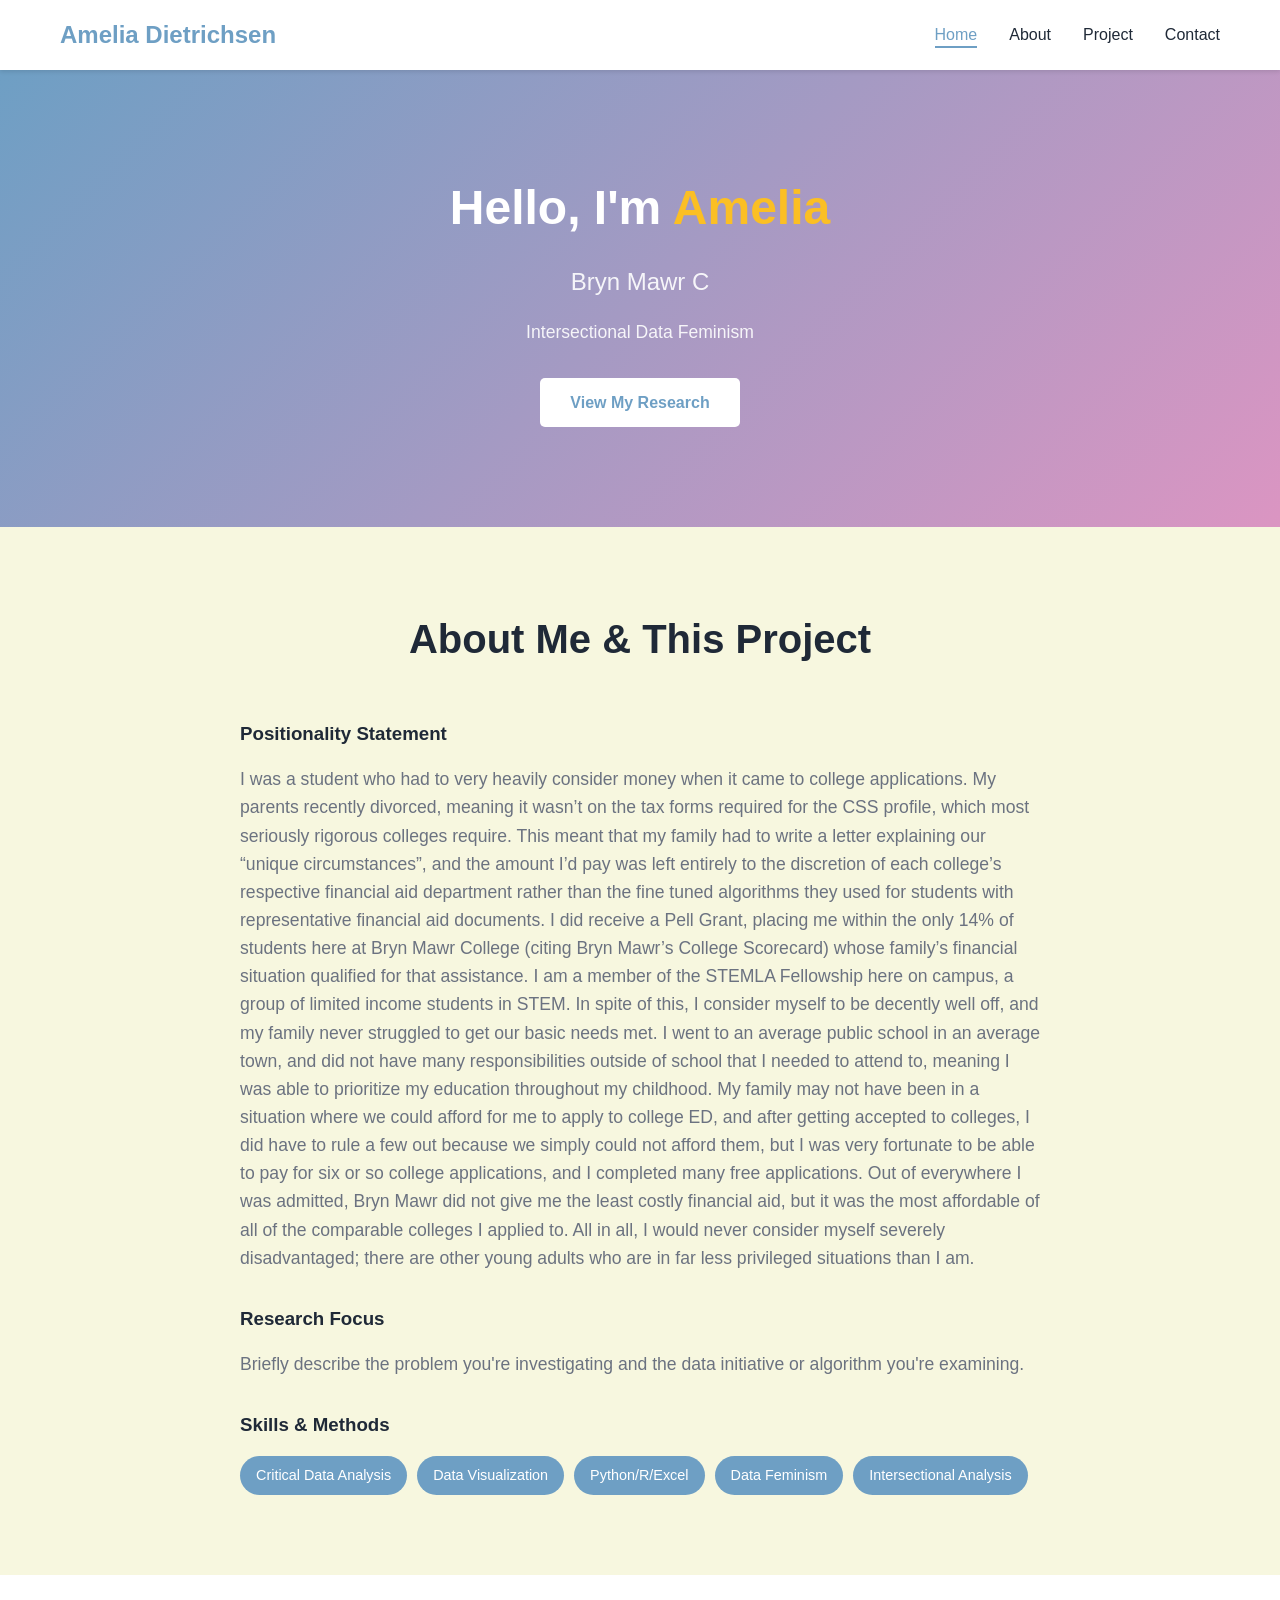
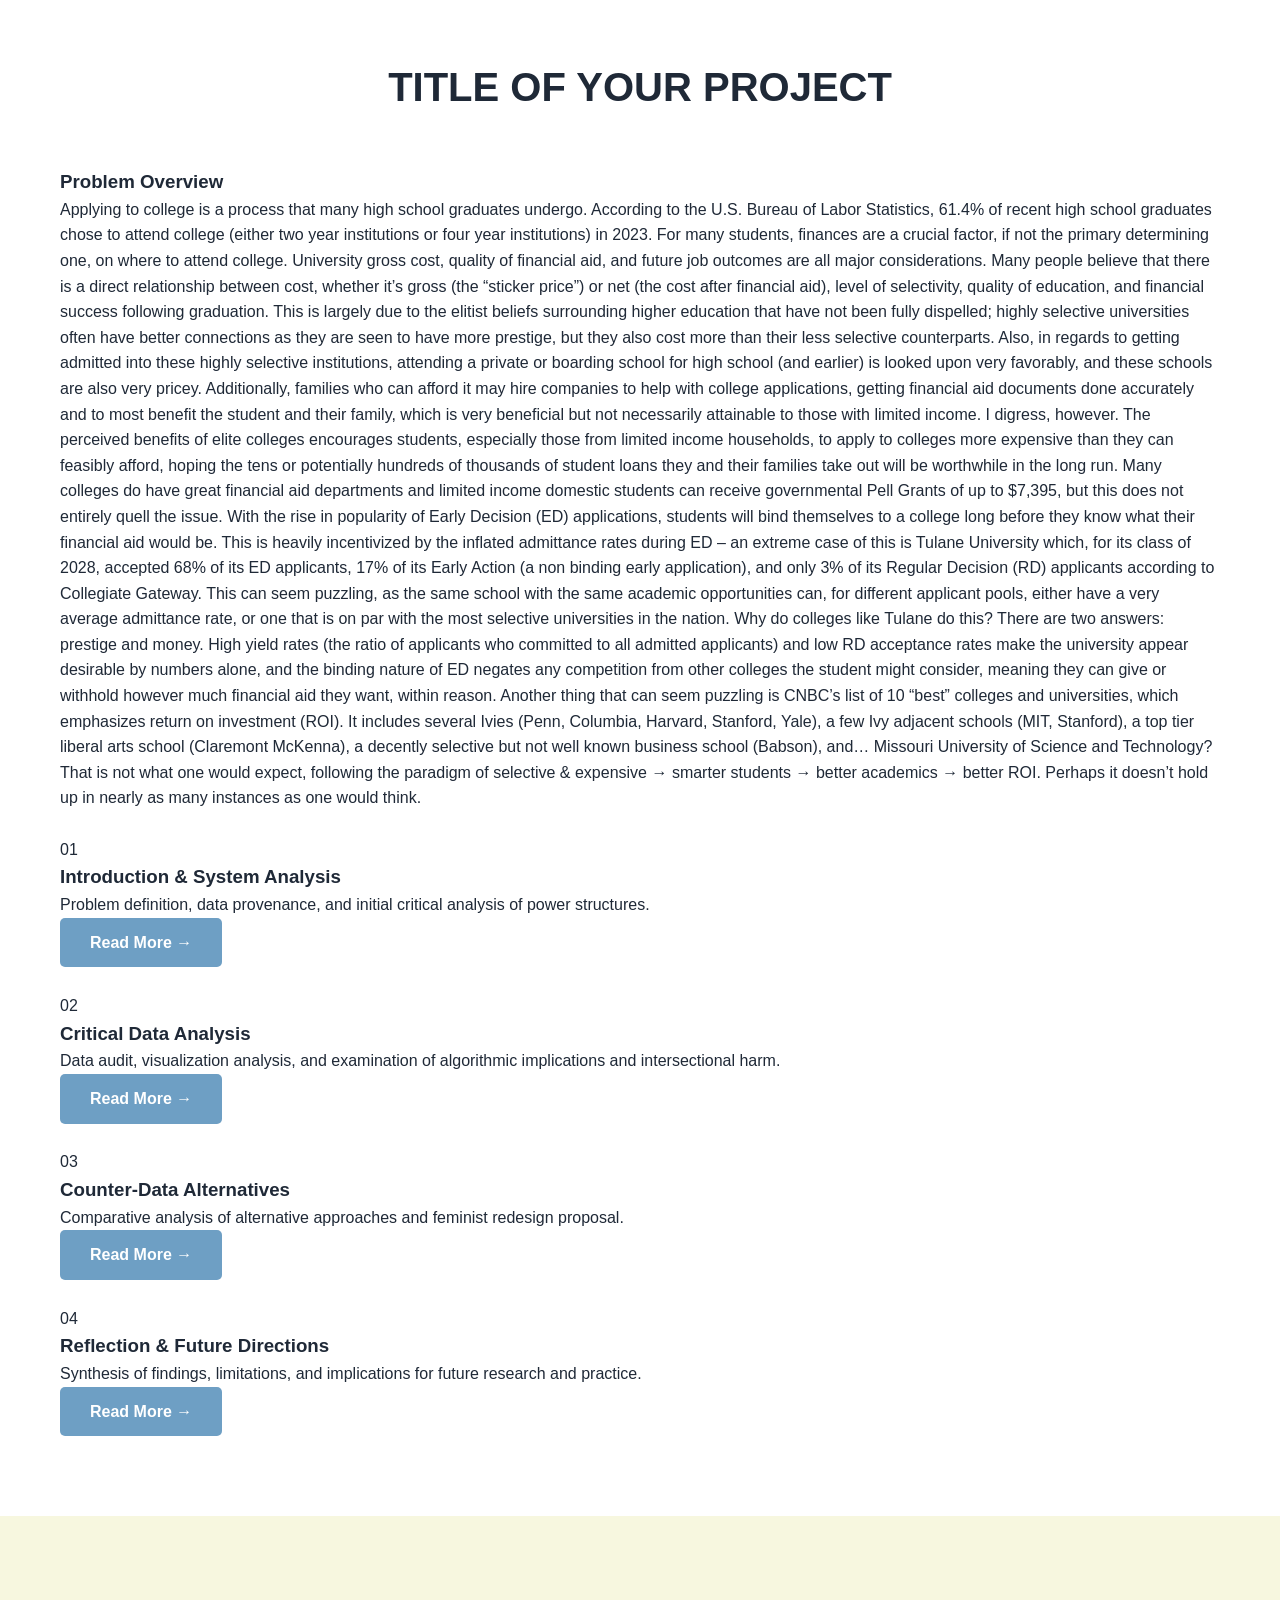
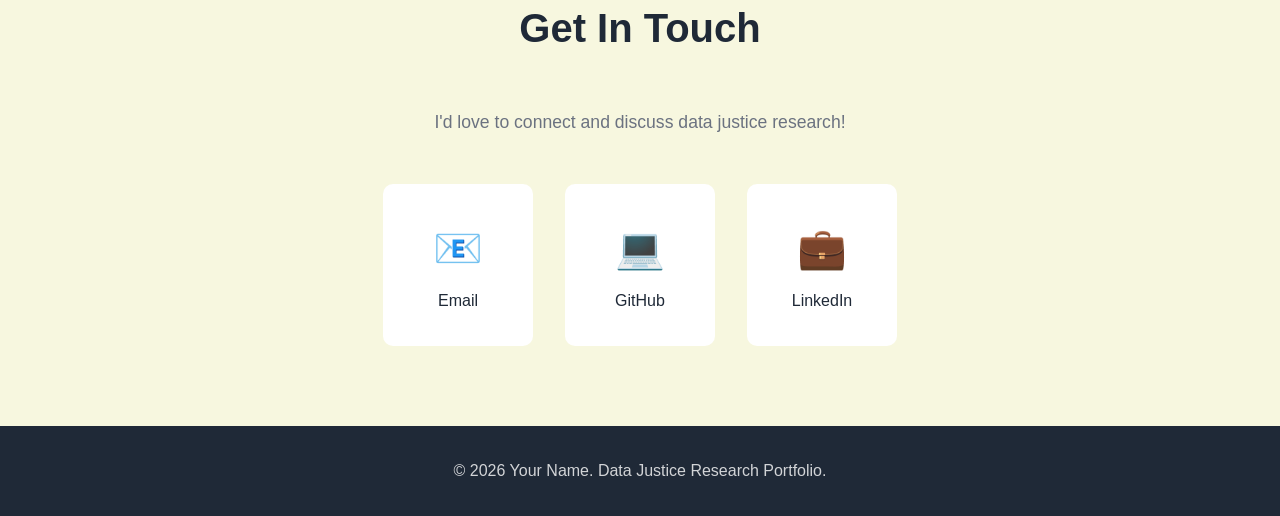
<file: index.html>
<!DOCTYPE html>
<html lang="en">
<head>
    <meta charset="UTF-8">
    <meta name="viewport" content="width=device-width, initial-scale=1.0">
    <title>Amelia Dietrichsen - Data Justice Portfolio</title>
    <link rel="stylesheet" href="style.css">
</head>
<body>
    <!-- Navigation -->
    <nav>
        <div class="container">
            <h1 class="logo">Amelia Dietrichsen</h1>
            <ul class="nav-links">
                <li><a href="#home">Home</a></li>
                <li><a href="#about">About</a></li>
                <li><a href="#project">Project</a></li>
                <li><a href="#contact">Contact</a></li>
            </ul>
        </div>
    </nav>

    <!-- Banner Section -->
    <section id="home" class="banner">
        <div class="container">
            <div class="banner-content">
                <h2>Hello, I'm <span class="highlight">Amelia</span></h2>
                <p class="subtitle">Bryn Mawr College Student | Class of 2029</p>
                <p class="description">Intersectional Data Feminism</p>
                <a href="#project" class="btn">View My Research</a>
            </div>
        </div>
    </section>

    <!-- About Section -->
    <section id="about" class="about">
        <div class="container">
            <h2 class="section-title">About Me & This Project</h2>
            <div class="about-content">
                <div class="about-text">
                    <h3>Positionality Statement</h3>
                    <p>I was a student who had to very heavily consider money when it came to college applications. My parents recently divorced, meaning it wasn’t on the tax forms required for the CSS profile, which most seriously rigorous colleges require. This meant that my family had to write a letter explaining our “unique circumstances”, and the amount I’d pay was left entirely to the discretion of each college’s respective financial aid department rather than the fine tuned algorithms they used for students with representative financial aid documents. I did receive a Pell Grant, placing me within the only 14% of students here at Bryn Mawr College (citing Bryn Mawr’s College Scorecard) whose family’s financial situation qualified for that assistance. I am a member of the STEMLA Fellowship here on campus, a group of limited income students in STEM. In spite of this, I consider myself to be decently well off, and my family  never struggled to get our basic needs met. I went to an average public school in an average town, and did not have many responsibilities outside of school that I needed to attend to, meaning I was able to prioritize my education throughout my childhood. My family may not have been in a situation where we could afford for me to apply to college ED, and after getting accepted to colleges, I did have to rule a few out because we simply could not afford them, but I was very fortunate to be able to pay for six or so college applications, and I completed many free applications. Out of everywhere I was admitted, Bryn Mawr did not give me the least costly financial aid, but it was the most affordable of all of the comparable colleges  I applied to. All in all, I would never consider myself severely disadvantaged; there are other young adults who are in far less privileged situations than I am.</p>
                    
                    <h3>Research Focus</h3>
                    <p>Briefly describe the problem you're investigating and the data initiative or algorithm you're examining.</p>
                    
                    <h3>Skills & Methods</h3>
                    <div class="skills">
                        <span class="skill-tag">Critical Data Analysis</span>
                        <span class="skill-tag">Data Visualization</span>
                        <span class="skill-tag">Python/R/Excel</span>
                        <span class="skill-tag">Data Feminism</span>
                        <span class="skill-tag">Intersectional Analysis</span>
                    </div>
                </div>
            </div>
        </div>
    </section>

    <!-- Project Section -->
    <section id="project" class="project">
        <div class="container">
            <h2 class="section-title">TITLE OF YOUR PROJECT</h2>
            
            <div class="project-overview">
                <h3>Problem Overview</h3>
                <p class="project-intro"> 
                Applying to college is a process that many high school graduates undergo. According to the U.S. Bureau of Labor Statistics, 61.4% of recent high school graduates chose to attend college (either two year institutions or four year institutions) in 2023. For many students, finances are a crucial factor, if not the primary determining one, on where to attend college. University gross cost, quality of financial aid, and future job outcomes are all major considerations. 
Many people believe that there is a direct relationship between cost, whether it’s gross (the “sticker price”) or net (the cost after financial aid), level of selectivity, quality of education, and financial success following graduation. This is largely due to the elitist beliefs surrounding higher education that have not been fully dispelled; highly selective universities often have better connections as they are seen to have more prestige, but they also cost more than their less selective counterparts. Also, in regards to getting admitted into these highly selective institutions, attending a private or boarding school for high school (and earlier) is looked upon very favorably, and these schools are also very pricey. Additionally, families who can afford it may hire companies to help with college applications, getting financial aid documents done accurately and to most benefit the student and their family, which is very beneficial but not necessarily attainable to those with limited income. I digress, however. The perceived benefits of elite colleges encourages students, especially those from limited income households, to apply to colleges more expensive than they can feasibly afford, hoping the tens or potentially hundreds of thousands of student loans they and their families take out will be worthwhile in the long run. Many colleges do have great financial aid departments and limited income domestic students can receive governmental Pell Grants of up to $7,395, but this does not entirely quell the issue.
With the rise in popularity of Early Decision (ED) applications, students will bind themselves to a college long before they know what their financial aid would be. This is heavily incentivized by the inflated admittance rates during ED – an extreme case of this is Tulane University which, for its class of 2028, accepted 68% of its ED applicants, 17% of its Early Action (a non binding early application), and only 3% of its Regular Decision (RD) applicants according to Collegiate Gateway. 
This can seem puzzling, as the same school with the same academic opportunities can, for different applicant pools, either have a very average admittance rate, or one that is on par with the most selective universities in the nation. Why do colleges like Tulane do this? There are two answers: prestige and money. High yield rates (the ratio of applicants who committed to all admitted applicants) and low RD acceptance rates make the university appear desirable by numbers alone, and the binding nature of ED negates any competition from other colleges the student might consider, meaning they can give or withhold however much financial aid they want, within reason.
Another thing that can seem puzzling is CNBC’s list of 10 “best” colleges and universities, which emphasizes return on investment (ROI). It includes several Ivies (Penn, Columbia, Harvard, Stanford, Yale), a few Ivy adjacent schools (MIT, Stanford), a top tier liberal arts school (Claremont McKenna), a decently selective but not well known business school (Babson), and… Missouri University of Science and Technology? That is not what one would expect, following the paradigm of selective & expensive → smarter students → better academics → better ROI. Perhaps it doesn’t hold up in nearly as many instances as one would think.
                </p>
            </div>
            
            <!-- extra white space between sections -->
            <p> <br> </p>


            <div class="project-sections">
                <div class="project-section-card">
                    <div class="card-number">01</div>
                    <h3>Introduction & System Analysis</h3>
                    <p>Problem definition, data provenance, and initial critical analysis of power structures.</p>
                    <a href="introduction.html" class="btn btn-secondary">Read More →</a>
                </div>

                <!-- extra white space between sections -->
                <p> <br> </p>

                
                <div class="project-section-card">
                    <div class="card-number">02</div>
                    <h3>Critical Data Analysis</h3>
                    <p>Data audit, visualization analysis, and examination of algorithmic implications and intersectional harm.</p>
                    <a href="critical-analysis.html" class="btn btn-secondary">Read More →</a>
                </div>
                

                <!-- extra white space between sections -->
                <p> <br> </p>


                <div class="project-section-card">
                    <div class="card-number">03</div>
                    <h3>Counter-Data Alternatives</h3>
                    <p>Comparative analysis of alternative approaches and feminist redesign proposal.</p>
                    <a href="alternatives.html" class="btn btn-secondary">Read More →</a>
                </div>

                <!-- extra white space between sections -->
                <p> <br> </p>
                
                <div class="project-section-card">
                    <div class="card-number">04</div>
                    <h3>Reflection & Future Directions</h3>
                    <p>Synthesis of findings, limitations, and implications for future research and practice.</p>
                    <a href="reflection.html" class="btn btn-secondary">Read More →</a>
                </div>
            </div>
        </div>
    </section>

    <!-- Contact Section -->
    <section id="contact" class="contact">
        <div class="container">
            <h2 class="section-title">Get In Touch</h2>
            <p class="contact-intro">I'd love to connect and discuss data justice research!</p>
            
            <div class="contact-links">
                <a href="mailto:your.email@example.com" class="contact-item">
                    <span class="icon">📧</span>
                    <span>Email</span>
                </a>
                <a href="https://github.com/yourusername" target="_blank" class="contact-item">
                    <span class="icon">💻</span>
                    <span>GitHub</span>
                </a>
                <a href="https://linkedin.com/in/yourusername" target="_blank" class="contact-item">
                    <span class="icon">💼</span>
                    <span>LinkedIn</span>
                </a>
            </div>
        </div>
    </section>

    <!-- Footer -->
    <footer>
        <div class="container">
            <p>&copy; 2026 Your Name. Data Justice Research Portfolio.</p>
        </div>
    </footer>

    <script src="script.js"></script>
</body>
</html>
</file>
<file: style.css>
/* Reset and Base Styles */
* {
    margin: 0;
    padding: 0;
    box-sizing: border-box;
}

:root {
    --primary-color: #6e9fc4;
    --secondary-color: #db95c2;
    --accent-color: #95db99;
    --text-dark: #1f2937;
    --text-light: #6b7280;
    --bg-light: #f7f7df;
    --bg-white: #ffffff;
    --border-color: #f7f7df;
}

html {
    scroll-behavior: smooth;
}

body {
    font-family: -apple-system, BlinkMacSystemFont, 'Segoe UI', Roboto, 'Helvetica Neue', Arial, sans-serif;
    line-height: 1.6;
    color: var(--text-dark);
    background-color: var(--bg-white);
}

.container {
    max-width: 1200px;
    margin: 0 auto;
    padding: 0 20px;
}

/* Navigation */
nav {
    background-color: var(--bg-white);
    box-shadow: 0 2px 4px rgba(0, 0, 0, 0.1);
    position: sticky;
    top: 0;
    z-index: 1000;
    padding: 1rem 0;
}

nav .container {
    display: flex;
    justify-content: space-between;
    align-items: center;
}

.logo {
    font-size: 1.5rem;
    font-weight: 700;
    color: var(--primary-color);
}

.nav-links {
    display: flex;
    list-style: none;
    gap: 2rem;
}

.nav-links a {
    text-decoration: none;
    color: var(--text-dark);
    font-weight: 500;
    transition: color 0.3s ease;
}

.nav-links a:hover {
    color: var(--primary-color);
}

/* Banner Section */
.banner {
    background: linear-gradient(135deg, var(--primary-color) 0%, var(--secondary-color) 100%);
    color: white;
    padding: 100px 0;
    text-align: center;
}

.banner-content h2 {
    font-size: 3rem;
    margin-bottom: 1rem;
}

.highlight {
    color: #fbbf24;
}

.subtitle {
    font-size: 1.5rem;
    margin-bottom: 1rem;
    opacity: 0.9;
}

.description {
    font-size: 1.1rem;
    margin-bottom: 2rem;
    opacity: 0.9;
}

/* Buttons */
.btn {
    display: inline-block;
    padding: 12px 30px;
    background-color: white;
    color: var(--primary-color);
    text-decoration: none;
    border-radius: 5px;
    font-weight: 600;
    transition: transform 0.3s ease, box-shadow 0.3s ease;
}

.btn:hover {
    transform: translateY(-2px);
    box-shadow: 0 4px 12px rgba(0, 0, 0, 0.2);
}

.btn-secondary {
    background-color: var(--primary-color);
    color: white;
}

.btn-outline {
    background-color: transparent;
    border: 2px solid var(--primary-color);
    color: var(--primary-color);
}

.btn-outline:hover {
    background-color: var(--primary-color);
    color: white;
}

/* Section Styles */
section {
    padding: 80px 0;
}

.section-title {
    font-size: 2.5rem;
    text-align: center;
    margin-bottom: 3rem;
    color: var(--text-dark);
}

/* About Section */
.about {
    background-color: var(--bg-light);
}

.about-content {
    max-width: 800px;
    margin: 0 auto;
}

.about-text p {
    font-size: 1.1rem;
    color: var(--text-light);
    margin-bottom: 1.5rem;
}

.about-text h3 {
    margin-top: 2rem;
    margin-bottom: 1rem;
    color: var(--text-dark);
}

.skills {
    display: flex;
    flex-wrap: wrap;
    gap: 10px;
}

.skill-tag {
    background-color: var(--primary-color);
    color: white;
    padding: 8px 16px;
    border-radius: 20px;
    font-size: 0.9rem;
    font-weight: 500;
}

/* Project Section */
.project-card {
    background-color: var(--bg-white);
    border-radius: 10px;
    overflow: hidden;
    box-shadow: 0 4px 6px rgba(0, 0, 0, 0.1);
    display: grid;
    grid-template-columns: 1fr 1fr;
    gap: 2rem;
    max-width: 1000px;
    margin: 0 auto;
}

.project-image img {
    width: 100%;
    height: 100%;
    object-fit: cover;
}

.project-info {
    padding: 2rem;
}

.project-info h3 {
    font-size: 2rem;
    margin-bottom: 1rem;
    color: var(--text-dark);
}

.project-description {
    color: var(--text-light);
    margin-bottom: 1.5rem;
    line-height: 1.8;
}

.project-info h4 {
    margin-top: 1.5rem;
    margin-bottom: 0.75rem;
    color: var(--text-dark);
}

.tech-stack {
    display: flex;
    flex-wrap: wrap;
    gap: 8px;
    margin-bottom: 1.5rem;
}

.tech-tag {
    background-color: var(--bg-light);
    color: var(--text-dark);
    padding: 6px 12px;
    border-radius: 5px;
    font-size: 0.85rem;
    border: 1px solid var(--border-color);
}

.features-list {
    margin-left: 1.5rem;
    margin-bottom: 1.5rem;
}

.features-list li {
    color: var(--text-light);
    margin-bottom: 0.5rem;
}

.project-links {
    display: flex;
    gap: 1rem;
    margin-top: 2rem;
}

/* Contact Section */
.contact {
    background-color: var(--bg-light);
}

.contact-intro {
    text-align: center;
    font-size: 1.1rem;
    color: var(--text-light);
    margin-bottom: 3rem;
}

.contact-links {
    display: flex;
    justify-content: center;
    gap: 2rem;
    flex-wrap: wrap;
}

.contact-item {
    display: flex;
    flex-direction: column;
    align-items: center;
    gap: 0.5rem;
    padding: 2rem;
    background-color: var(--bg-white);
    border-radius: 10px;
    text-decoration: none;
    color: var(--text-dark);
    transition: transform 0.3s ease, box-shadow 0.3s ease;
    min-width: 150px;
}

.contact-item:hover {
    transform: translateY(-5px);
    box-shadow: 0 6px 12px rgba(0, 0, 0, 0.1);
}

.contact-item .icon {
    font-size: 2.5rem;
}

/* Footer */
footer {
    background-color: var(--text-dark);
    color: white;
    text-align: center;
    padding: 2rem 0;
}

footer p {
    opacity: 0.8;
}

/* Responsive Design */
@media (max-width: 768px) {
    .nav-links {
        gap: 1rem;
    }
    
    .banner-content h2 {
        font-size: 2rem;
    }
    
    .subtitle {
        font-size: 1.2rem;
    }
    
    .section-title {
        font-size: 2rem;
    }
    
    .project-card {
        grid-template-columns: 1fr;
    }
    
    .project-info {
        padding: 1.5rem;
    }
    
    .project-links {
        flex-direction: column;
    }
    
    .contact-links {
        flex-direction: column;
        align-items: center;
    }
}

@media (max-width: 480px) {
    nav .container {
        flex-direction: column;
        gap: 1rem;
    }
    
    .nav-links {
        flex-wrap: wrap;
        justify-content: center;
    }
    
    .banner {
        padding: 60px 0;
    }
    
    section {
        padding: 50px 0;
    }
}
</file>
